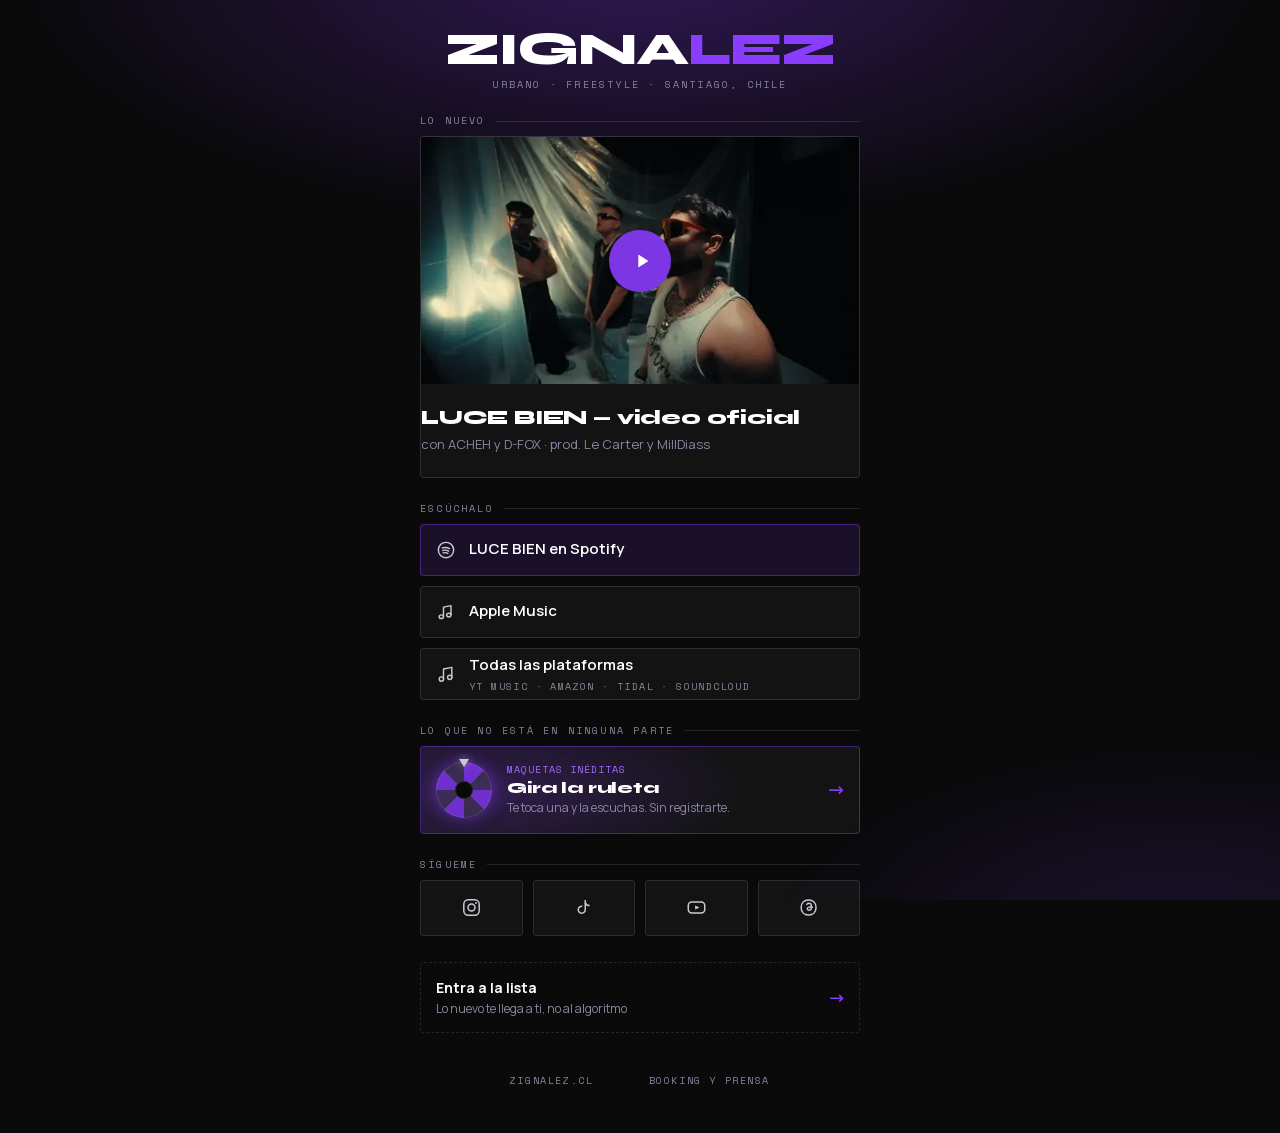
<file: link.html>
<!doctype html>
<html lang="es">
<head>
<meta charset="utf-8">
<meta name="viewport" content="width=device-width, initial-scale=1, viewport-fit=cover">
<title>Zignalez — todos los enlaces</title>
<meta name="description" content="LUCE BIEN con ACHEH y D-FOX, prod. Le Carter y MillDiass. Video oficial, Spotify y todas las plataformas. Urbano desde Santiago.">
<link rel="canonical" href="https://zignalez.cl/link">
<meta name="robots" content="index,follow">
<meta name="theme-color" content="#0A0A0B">

<meta property="og:type" content="website">
<meta property="og:site_name" content="Zignalez">
<meta property="og:locale" content="es_CL">
<meta property="og:url" content="https://zignalez.cl/link">
<meta property="og:title" content="Zignalez — todos los enlaces">
<meta property="og:description" content="LUCE BIEN: video oficial, Spotify y todas las plataformas. Urbano desde Santiago.">
<meta property="og:image" content="https://zignalez.cl/og-lucebien.jpg?v=2">
<meta property="og:image:width" content="1200">
<meta property="og:image:height" content="630">
<meta name="twitter:card" content="summary_large_image">
<meta name="twitter:title" content="Zignalez — todos los enlaces">
<meta name="twitter:description" content="LUCE BIEN: video oficial, Spotify y todas las plataformas. Urbano desde Santiago.">
<meta name="twitter:image" content="https://zignalez.cl/og-lucebien.jpg?v=2">

<link rel="icon" href="/favicon.ico" sizes="any">
<link rel="icon" href="/icono.svg" type="image/svg+xml">
<link rel="apple-touch-icon" href="/apple-touch-icon.png">
<link rel="preload" as="image" href="/assets/link-lucebien.webp" type="image/webp" fetchpriority="high">
<link rel="preload" as="font" type="font/woff2" href="/assets/fuentes/syne-latin.woff2" crossorigin>
<link rel="preload" as="font" type="font/woff2" href="/assets/fuentes/manrope-latin.woff2" crossorigin>

<style>
/* Fuentes del sitio, autohospedadas. El subconjunto -ext solo se descarga si
   aparece un carácter fuera de latin: en español no ocurre. */
@font-face{font-family:'Syne';font-style:normal;font-weight:700 800;font-display:swap;src:url('/assets/fuentes/syne-latin.woff2') format('woff2');unicode-range:U+0000-00FF,U+0131,U+0152-0153,U+02BB-02BC,U+02C6,U+02DA,U+02DC,U+0304,U+0308,U+0329,U+2000-206F,U+20AC,U+2122,U+2191,U+2193,U+2212,U+2215,U+FEFF,U+FFFD}
@font-face{font-family:'Syne';font-style:normal;font-weight:700 800;font-display:swap;src:url('/assets/fuentes/syne-latin-ext.woff2') format('woff2');unicode-range:U+0100-02BA,U+02BD-02C5,U+02C7-02CC,U+02CE-02D7,U+02DD-02FF,U+0304,U+0308,U+0329,U+1D00-1DBF,U+1E00-1E9F,U+1EF2-1EFF,U+2020,U+20A0-20AB,U+20AD-20C0,U+2113,U+2C60-2C7F,U+A720-A7FF}
@font-face{font-family:'Manrope';font-style:normal;font-weight:400 700;font-display:swap;src:url('/assets/fuentes/manrope-latin.woff2') format('woff2');unicode-range:U+0000-00FF,U+0131,U+0152-0153,U+02BB-02BC,U+02C6,U+02DA,U+02DC,U+0304,U+0308,U+0329,U+2000-206F,U+20AC,U+2122,U+2191,U+2193,U+2212,U+2215,U+FEFF,U+FFFD}
@font-face{font-family:'Manrope';font-style:normal;font-weight:400 700;font-display:swap;src:url('/assets/fuentes/manrope-latin-ext.woff2') format('woff2');unicode-range:U+0100-02BA,U+02BD-02C5,U+02C7-02CC,U+02CE-02D7,U+02DD-02FF,U+0304,U+0308,U+0329,U+1D00-1DBF,U+1E00-1E9F,U+1EF2-1EFF,U+2020,U+20A0-20AB,U+20AD-20C0,U+2113,U+2C60-2C7F,U+A720-A7FF}
@font-face{font-family:'Space Mono';font-style:normal;font-weight:400;font-display:swap;src:url('/assets/fuentes/space-mono-400-latin.woff2') format('woff2');unicode-range:U+0000-00FF,U+0131,U+0152-0153,U+02BB-02BC,U+02C6,U+02DA,U+02DC,U+0304,U+0308,U+0329,U+2000-206F,U+20AC,U+2122,U+2191,U+2193,U+2212,U+2215,U+FEFF,U+FFFD}

/* Paleta del artista. Nunca el rojo #F80606 del sello. */
:root{
  --ink:#0A0A0B; --ink-2:#121214; --uv:#8B3DFF; --uv-soft:#A66BFF;
  --chrome:#C7CCD1; --chrome-hi:#E8EAED; --smoke:#8A86A0; --white:#FFF;
  --line:rgba(199,204,209,.14); --card:rgba(255,255,255,.04);
  --font-d:'Syne',system-ui,sans-serif; --font-b:'Manrope',system-ui,sans-serif;
  --font-m:'Space Mono',ui-monospace,monospace;
  --bg:var(--ink); --fg:var(--white); --fg-2:var(--chrome); --fg-3:var(--smoke);
  color-scheme:dark;
}
/* 02-10-2026 · El modo claro ya NO se hereda del sistema. La identidad del
   artista es negro dominante; en claro la pagina salia blanco-lavanda y la
   portada se quedaba oscura: dos paginas, dos marcas. El prompt maestro dice
   "oscuro por defecto". La paleta clara queda viva para [data-tema="claro"],
   que es como se encendera si algun dia hay selector. */
:root[data-tema="claro"]{
  --bg:#F4F3F6; --fg:#0A0A0B; --fg-2:#3A3A42; --fg-3:#6B6878;
  --uv:#6B21D6; --line:rgba(10,10,11,.12); --card:rgba(10,10,11,.035);
  color-scheme:light;
}

*{box-sizing:border-box}
html,body{margin:0;padding:0}
body{
  background:var(--bg); color:var(--fg);
  font:400 15px/1.5 var(--font-b);
  -webkit-font-smoothing:antialiased;
  min-height:100svh;
  padding:28px 16px calc(28px + env(safe-area-inset-bottom));
  display:flex; justify-content:center;
}
/* Resplandor UV: humo ligero, no degradado genérico. Cero peticiones. */
body::before{
  content:""; position:fixed; inset:0; z-index:-1; pointer-events:none;
  background:
    radial-gradient(70% 42% at 50% -4%, color-mix(in oklab, var(--uv) 30%, transparent), transparent 70%),
    radial-gradient(44% 30% at 92% 104%, color-mix(in oklab, var(--uv) 14%, transparent), transparent 72%);
}
.wrap{width:100%; max-width:440px}

/* ── Identidad ───────────────────────────────────────────── */
header{text-align:center; margin-bottom:22px}
.marca{
  font:800 clamp(34px,11vw,46px)/.92 var(--font-d);
  letter-spacing:-.02em; margin:0; text-transform:uppercase;
}
.marca i{font-style:normal; color:var(--uv)}
.kicker{
  font:400 10px/1 var(--font-m); letter-spacing:.22em; text-transform:uppercase;
  color:var(--fg-3); margin-top:10px;
}

/* ── Etiquetas de sección ────────────────────────────────── */
h2{
  font:400 10px/1 var(--font-m); letter-spacing:.22em; text-transform:uppercase;
  color:var(--fg-3); margin:26px 0 10px; display:flex; align-items:center; gap:10px;
}
h2::after{content:""; flex:1; height:1px; background:var(--line)}

/* ── 1 · El video, bloque dominante ──────────────────────── */
.video{
  display:block; text-decoration:none; color:inherit;
  border:1px solid var(--line); border-radius:4px; overflow:hidden;
  background:var(--card); transition:border-color .15s, transform .15s;
}
.video:hover,.video:focus-visible{border-color:var(--uv); transform:translateY(-1px)}
.video:focus-visible{outline:2px solid var(--uv); outline-offset:2px}
.marco{position:relative; display:block; background:#000; aspect-ratio:720/406}
.marco img{display:block; width:100%; height:100%; object-fit:cover}
.play{
  position:absolute; inset:0; margin:auto; width:62px; height:62px;
  display:grid; place-items:center; border-radius:50%;
  background:color-mix(in oklab, var(--uv) 92%, black); color:#fff;
  box-shadow:0 6px 26px rgba(0,0,0,.5);
}
.play svg{width:22px; height:22px; margin-left:3px}
.video-txt{padding:13px 15px 15px}
.video-txt strong{display:block; font:800 19px/1.2 var(--font-d); letter-spacing:-.01em}
.video-txt span{display:block; margin-top:5px; font-size:13px; color:var(--fg-3)}

/* ── 2 y 3 · Botones ─────────────────────────────────────── */
.btn{
  display:flex; align-items:center; gap:13px; min-height:52px;
  padding:0 15px; margin-bottom:10px; text-decoration:none; color:var(--fg);
  border:1px solid var(--line); border-radius:4px; background:var(--card);
  font-weight:600; font-size:15px; transition:border-color .15s, transform .15s, background .15s;
}
.btn:hover,.btn:focus-visible{border-color:var(--uv); transform:translateY(-1px)}
.btn:focus-visible{outline:2px solid var(--uv); outline-offset:2px}
.btn svg{width:20px; height:20px; flex:none; color:var(--fg-2)}
.btn:hover svg{color:var(--uv)}
.btn-txt{display:flex; flex-direction:column; gap:3px; min-width:0}
.btn em{
  font-style:normal; font:400 10px/1.3 var(--font-m);
  letter-spacing:.14em; text-transform:uppercase; color:var(--fg-3);
}
.btn.fuerte{background:color-mix(in oklab, var(--uv) 13%, transparent); border-color:color-mix(in oklab, var(--uv) 42%, transparent)}

/* ── Ruleta de inéditos ──────────────────────────────────────
   03-10-2026 · Única entrada a /ruleta desde donde cae el trafico de
   Instagram. Va DESPUES de "Escuchalo": primero el tema que si salio,
   despues el que no esta en ninguna parte. Nunca por encima del video.
   La rueda es conic-gradient puro: cero peticiones, cero JS. */
.ruleta{
  display:flex; align-items:center; gap:15px; padding:15px;
  border:1px solid color-mix(in oklab, var(--uv) 42%, transparent);
  border-radius:4px; text-decoration:none; color:inherit; position:relative; overflow:hidden;
  background:
    radial-gradient(90% 140% at 12% 50%, color-mix(in oklab, var(--uv) 26%, transparent), transparent 70%),
    var(--card);
  transition:border-color .15s, transform .15s;
}
.ruleta:hover,.ruleta:focus-visible{border-color:var(--uv); transform:translateY(-1px)}
.ruleta:focus-visible{outline:2px solid var(--uv); outline-offset:2px}
.rul-rueda{
  position:relative; flex:none; width:56px; height:56px; border-radius:50%;
  background:conic-gradient(
    color-mix(in oklab,var(--uv) 85%,#000) 0deg 45deg, rgba(255,255,255,.07) 45deg 90deg,
    color-mix(in oklab,var(--uv) 85%,#000) 90deg 135deg, rgba(255,255,255,.07) 135deg 180deg,
    color-mix(in oklab,var(--uv) 85%,#000) 180deg 225deg, rgba(255,255,255,.07) 225deg 270deg,
    color-mix(in oklab,var(--uv) 85%,#000) 270deg 315deg, rgba(255,255,255,.07) 315deg 360deg);
  box-shadow:inset 0 0 0 1px var(--line), 0 0 18px -2px color-mix(in oklab,var(--uv) 70%,transparent);
  animation:rul-girar 9s linear infinite;
}
.ruleta:hover .rul-rueda{animation-duration:1.6s}
@keyframes rul-girar{to{transform:rotate(360deg)}}
/* El cubo y la aguja NO giran: son el marco contra el que se lee el giro. */
.rul-cubo{
  position:absolute; inset:34%; border-radius:50%; background:var(--ink);
  box-shadow:inset 0 0 0 1px var(--line);
}
.rul-aguja{
  position:absolute; top:-3px; left:50%; transform:translateX(-50%); z-index:2;
  width:0; height:0; border-left:5px solid transparent; border-right:5px solid transparent;
  border-top:8px solid var(--chrome); filter:drop-shadow(0 0 4px rgba(199,204,209,.6));
}
.rul-txt{display:flex; flex-direction:column; gap:3px; min-width:0}
.rul-txt b{font:800 15px/1.2 var(--font-d); letter-spacing:-.01em}
.rul-txt em{
  font-style:normal; font:400 10px/1.35 var(--font-m);
  letter-spacing:.1em; text-transform:uppercase; color:var(--uv-soft);
}
.rul-txt small{font-size:12px; color:var(--fg-3); line-height:1.35}
.rul-fl{margin-left:auto; flex:none; color:var(--uv); font-size:19px}
@media (prefers-reduced-motion:reduce){ .rul-rueda{animation:none} }

.redes{display:grid; grid-template-columns:repeat(4,1fr); gap:10px}
.red{
  display:grid; place-items:center; min-height:56px; border-radius:4px;
  border:1px solid var(--line); background:var(--card); color:var(--fg-2);
  text-decoration:none; transition:border-color .15s, color .15s, transform .15s;
}
.red:hover,.red:focus-visible{border-color:var(--uv); color:var(--uv); transform:translateY(-1px)}
.red:focus-visible{outline:2px solid var(--uv); outline-offset:2px}
.red svg{width:21px; height:21px}
.red span{position:absolute; width:1px; height:1px; overflow:hidden; clip-path:inset(50%)}

/* ── 4 · La lista: presente, sin pelear el primer golpe ──── */
.lista{
  display:flex; align-items:center; gap:12px; margin-top:26px; padding:14px 15px;
  border:1px dashed var(--line); border-radius:4px; text-decoration:none; color:inherit;
  transition:border-color .15s;
}
.lista:hover,.lista:focus-visible{border-color:var(--uv)}
.lista:focus-visible{outline:2px solid var(--uv); outline-offset:2px}
.lista b{display:block; font-size:14px; font-weight:700}
.lista small{display:block; margin-top:2px; font-size:12px; color:var(--fg-3)}
.lista i{margin-left:auto; font-style:normal; color:var(--uv); font-size:18px}

footer{margin-top:24px; text-align:center}
footer a+a{margin-left:16px}
footer a{
  display:inline-flex; align-items:center; min-height:48px; padding:0 18px;
  font:400 10px/1 var(--font-m); letter-spacing:.16em; text-transform:uppercase;
  color:var(--fg-3); text-decoration:none;
}
footer a:hover{color:var(--uv)}

@media (prefers-reduced-motion:reduce){*{transition:none !important}}
</style>
</head>
<body>
<main class="wrap">

  <header>
    <h1 class="marca">Zigna<i>lez</i></h1>
    <p class="kicker">Urbano · Freestyle · Santiago, Chile</p>
  </header>

  <!-- 1 · EL VIDEO — nada va por encima de esto -->
  <h2>Lo nuevo</h2>
  <a class="video" href="https://youtu.be/f1n262mj6AE?utm_source=linkbio&utm_medium=link&utm_campaign=lucebien&utm_content=video"
     data-ev="link:video" target="_blank" rel="noopener">
    <span class="marco">
      <picture>
        <source srcset="/assets/link-lucebien.webp" type="image/webp">
        <img src="/assets/link-lucebien.jpg" width="720" height="406" alt="LUCE BIEN — video oficial de Zignalez con ACHEH y D-FOX" fetchpriority="high" decoding="async">
      </picture>
      <span class="play" aria-hidden="true"><svg viewBox="0 0 24 24" fill="currentColor"><path d="M8 5v14l11-7z"/></svg></span>
    </span>
    <span class="video-txt">
      <strong>LUCE BIEN — video oficial</strong>
      <span>con ACHEH y D-FOX · prod. Le Carter y MillDiass</span>
    </span>
  </a>

  <!-- 2 · ESCÚCHALO -->
  <h2>Escúchalo</h2>
  <a class="btn fuerte" href="https://open.spotify.com/album/4bdW2OqC4MY1wzpjLIvHkV?utm_source=linkbio&utm_medium=link&utm_campaign=lucebien&utm_content=spotify"
     data-ev="link:spotify" target="_blank" rel="noopener">
    <svg viewBox="0 0 24 24" fill="none" stroke="currentColor" stroke-width="1.7" stroke-linecap="round"><circle cx="12" cy="12" r="9.2"/><path d="M7.4 9.4c3-.8 6.2-.5 8.8 1"/><path d="M8 12.5c2.4-.6 5-.3 7.1.9"/><path d="M8.6 15.4c1.9-.5 3.9-.3 5.6.7"/></svg>
    LUCE BIEN en Spotify
  </a>
  <!-- 02-10-2026 · Apple Music directo. URL verificada via la API publica de
       iTunes (album 6817387280, publicado 2026-10-01). Se usa geo.music.apple.com
       porque redirige (302) a la tienda del pais del visitante en vez de dejar a
       todos en /cl/. Icono de trazo propio, no el logo de Apple: el logo oficial
       obliga a seguir sus guias de marca y pesa mas.
       Deezer NO lleva boton: la API de Deezer no encuentra ni el tema ni al
       artista (3 consultas, 0 resultados el 02-10-2026). Un boton ahi seria un
       callejon sin salida. Queda cubierto por el smart link si algun dia aparece. -->
  <a class="btn" href="https://geo.music.apple.com/cl/album/luce-bien-feat-d-fox-acheh-single/6817387280?utm_source=linkbio&utm_medium=link&utm_campaign=lucebien&utm_content=apple"
     data-ev="link:apple" target="_blank" rel="noopener">
    <svg viewBox="0 0 24 24" fill="none" stroke="currentColor" stroke-width="1.7" stroke-linecap="round" stroke-linejoin="round"><path d="M9 17.5V6.2l9-1.8v11"/><ellipse cx="6.4" cy="17.6" rx="2.6" ry="2.2"/><ellipse cx="15.4" cy="15.7" rx="2.6" ry="2.2"/></svg>
    Apple Music
  </a>
  <a class="btn" href="https://orcd.co/lucebienzignalezachefox?utm_source=linkbio&utm_medium=link&utm_campaign=lucebien&utm_content=todas"
     data-ev="link:todas" target="_blank" rel="noopener">
    <svg viewBox="0 0 24 24" fill="none" stroke="currentColor" stroke-width="1.7" stroke-linecap="round" stroke-linejoin="round"><path d="M9 18V6l10-2v12"/><circle cx="6.5" cy="18" r="2.6"/><circle cx="16.5" cy="16" r="2.6"/></svg>
    <span class="btn-txt">Todas las plataformas<em>YT Music · Amazon · Tidal · SoundCloud</em></span>
  </a>

  <!-- 2.b · RULETA DE INÉDITOS -->
  <h2>Lo que no está en ninguna parte</h2>
  <a class="ruleta" href="/ruleta?utm_source=linkbio&amp;utm_medium=link&amp;utm_content=ruleta" data-ev="link:ruleta">
    <span class="rul-rueda" aria-hidden="true"><span class="rul-aguja"></span><span class="rul-cubo"></span></span>
    <span class="rul-txt">
      <em>Maquetas inéditas</em>
      <b>Gira la ruleta</b>
      <small>Te toca una y la escuchas. Sin registrarte.</small>
    </span>
    <span class="rul-fl" aria-hidden="true">→</span>
  </a>

  <!-- 3 · REDES -->
  <h2>Sígueme</h2>
  <nav class="redes">
    <a class="red" href="https://instagram.com/zignalez?utm_source=linkbio" data-ev="link:instagram" target="_blank" rel="noopener" aria-label="Instagram">
      <svg viewBox="0 0 24 24" fill="none" stroke="currentColor" stroke-width="1.7"><rect x="3.2" y="3.2" width="17.6" height="17.6" rx="5"/><circle cx="12" cy="12" r="4"/><circle cx="17.1" cy="6.9" r="1.1" fill="currentColor" stroke="none"/></svg>
      <span>Instagram</span>
    </a>
    <a class="red" href="https://www.tiktok.com/@zignalez?utm_source=linkbio" data-ev="link:tiktok" target="_blank" rel="noopener" aria-label="TikTok">
      <svg viewBox="0 0 24 24" fill="none" stroke="currentColor" stroke-width="1.7" stroke-linejoin="round"><path d="M14 3.5v11.1a4 4 0 1 1-3.3-3.94"/><path d="M14 6.2a5 5 0 0 0 5 3.6"/></svg>
      <span>TikTok</span>
    </a>
    <a class="red" href="https://www.youtube.com/@Zignalez?utm_source=linkbio" data-ev="link:youtube" target="_blank" rel="noopener" aria-label="YouTube">
      <svg viewBox="0 0 24 24" fill="none" stroke="currentColor" stroke-width="1.7" stroke-linejoin="round"><rect x="2.6" y="5.6" width="18.8" height="12.8" rx="4"/><path d="M10.4 9.6l5 2.4-5 2.4z" fill="currentColor" stroke="none"/></svg>
      <span>YouTube</span>
    </a>
    <a class="red" href="https://www.threads.com/@zignalez?utm_source=linkbio" data-ev="link:threads" target="_blank" rel="noopener" aria-label="Threads">
      <svg viewBox="0 0 24 24" fill="none" stroke="currentColor" stroke-width="1.7" stroke-linecap="round"><path d="M16.3 11.7c-2.6-.5-5.6-.4-5.6 1.6 0 1.4 1.3 2 2.4 1.8 1.7-.3 2.3-2.1 2.3-4.3 0-2.5-1.3-3.6-2.8-3.6-1.2 0-2 .5-2.5 1.2"/><path d="M12.1 3.4c5 0 8.5 3.1 8.5 8.6s-3.5 8.6-8.5 8.6-8.5-3.1-8.5-8.6 3.5-8.6 8.5-8.6z"/></svg>
      <span>Threads</span>
    </a>
  </nav>

  <!-- 4 · LA LISTA -->
  <a class="lista" href="/?utm_source=linkbio&amp;utm_content=lista#lista" data-ev="link:lista">
    <span>
      <b>Entra a la lista</b>
      <small>Lo nuevo te llega a ti, no al algoritmo</small>
    </span>
    <i aria-hidden="true">→</i>
  </a>

  <!-- 02-10-2026 · Booking: ni la portada ni esta pagina tenian contacto.
       Un curador o A&R que quisiera escribir, no podia. -->
  <footer>
    <a href="/" data-ev="link:sitio">zignalez.cl</a>
    <a href="mailto:simon.faundezt@gmail.com?subject=Booking%20%2F%20prensa%20%C2%B7%20Zignalez" data-ev="link:booking">Booking y prensa</a>
  </footer>
</main>

<script src="/assets/clarity.js" defer></script>
<script>
/* Un evento por botón antes de navegar. Clarity encola las llamadas que llegan
   antes de que cargue su script (c[a].q), así que no hay carrera que perder. */
document.addEventListener('click', function(e){
  var a = e.target.closest('[data-ev]'); if(!a) return;
  try{ if(typeof window.clarity === 'function') window.clarity('event', a.dataset.ev); }catch(_){}
}, {capture:true});
</script>
</body>
</html>
</file>
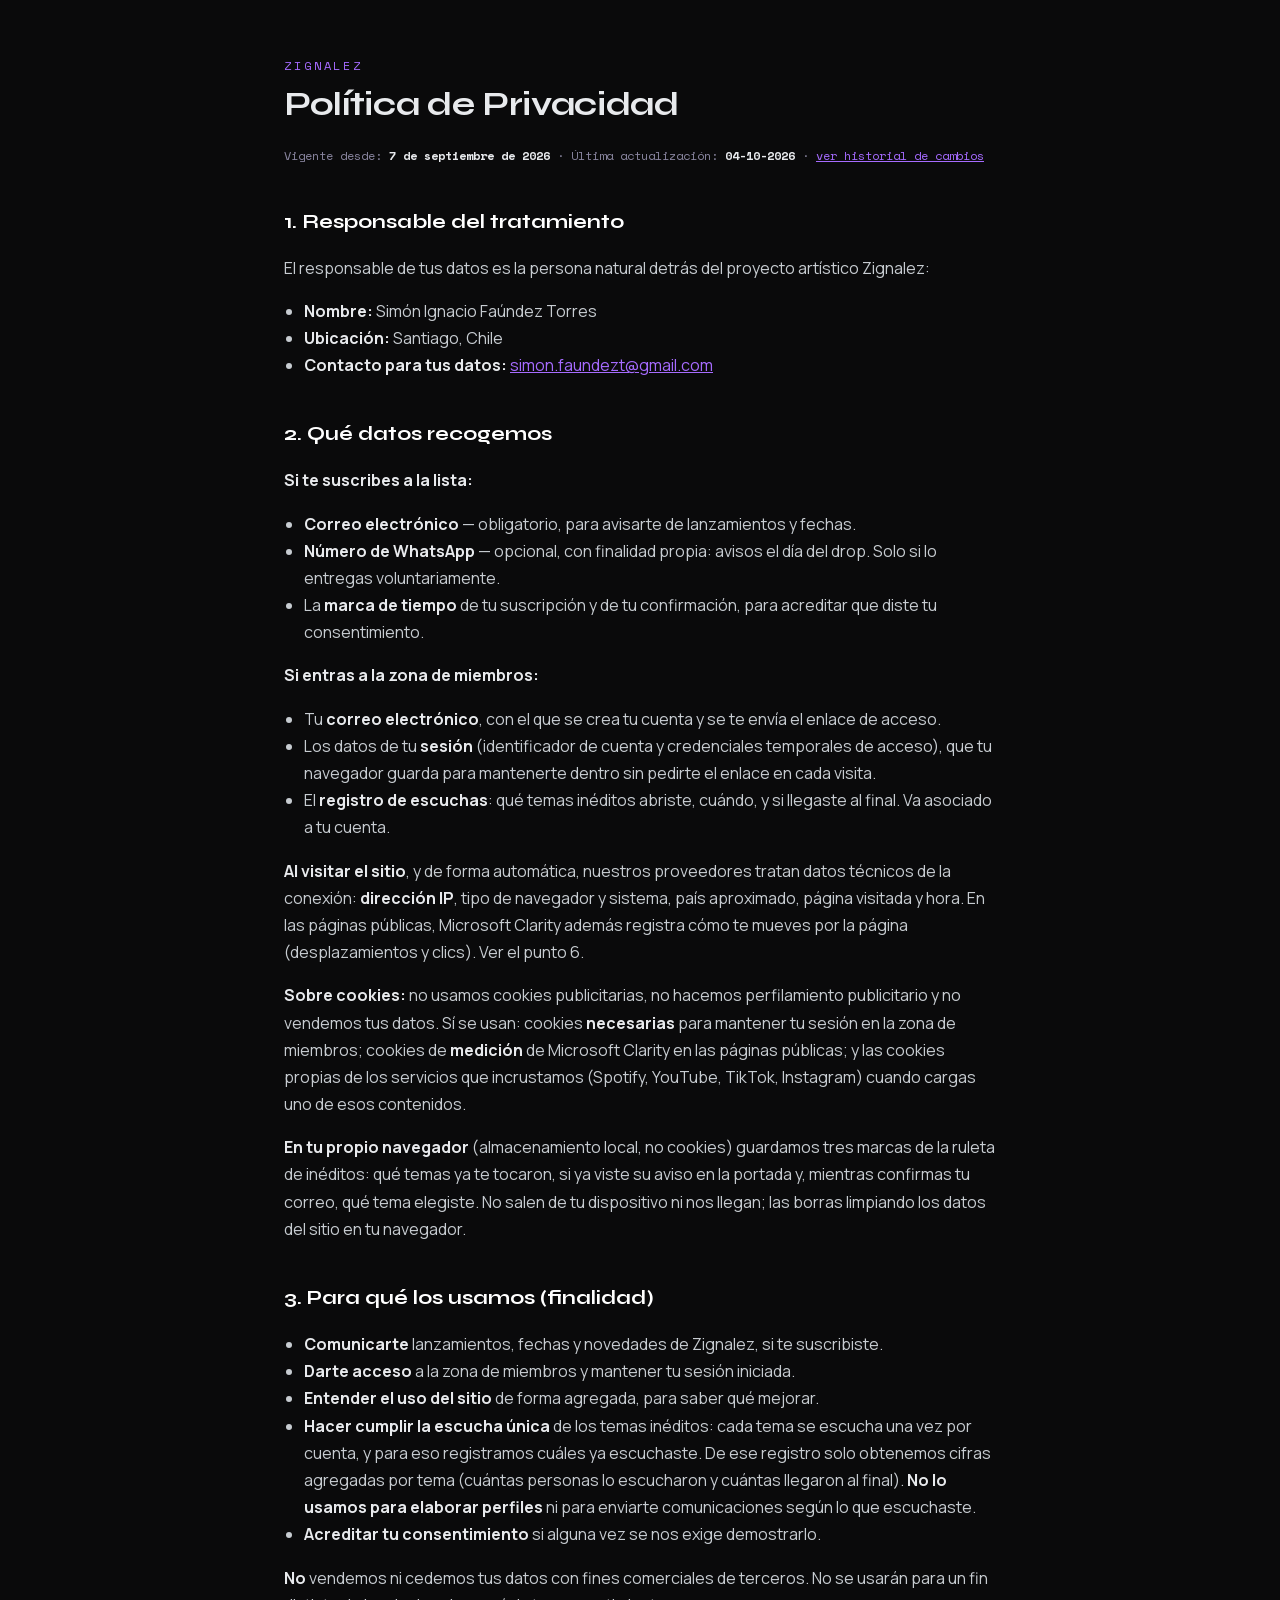
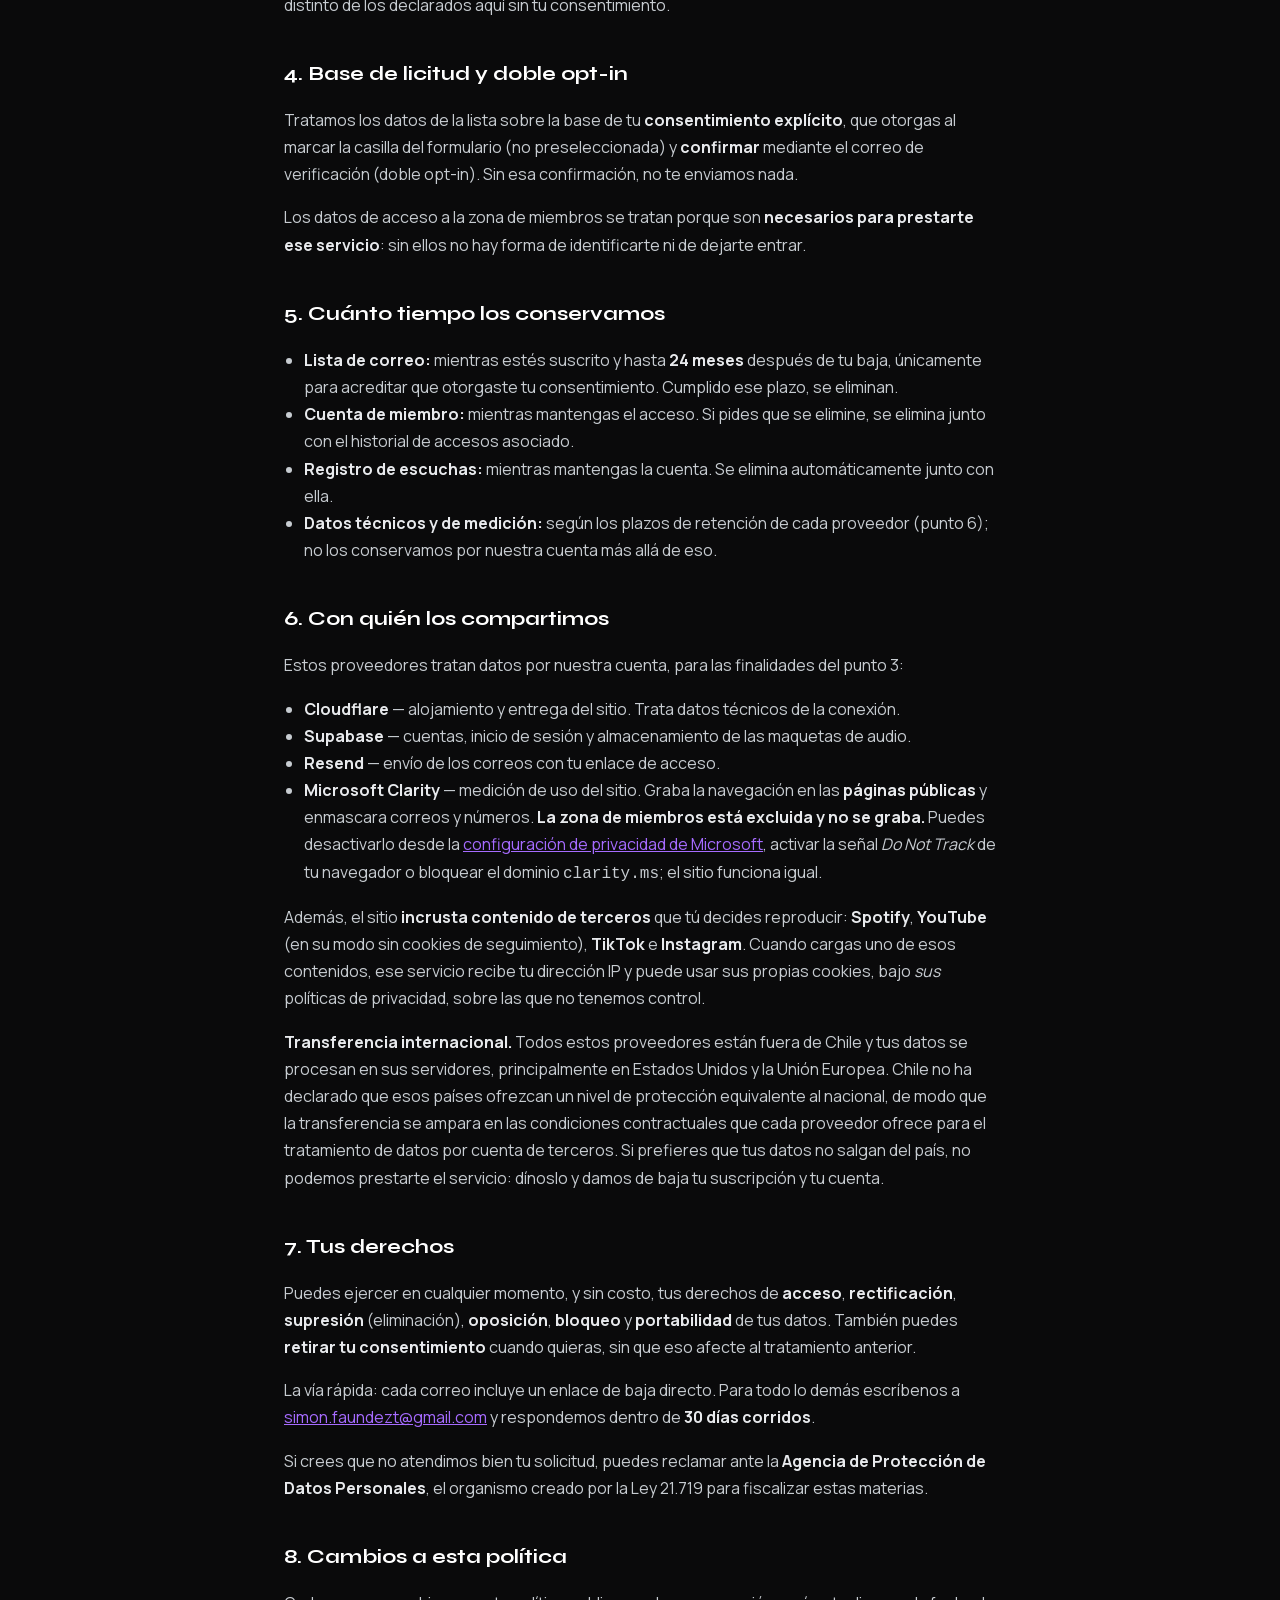
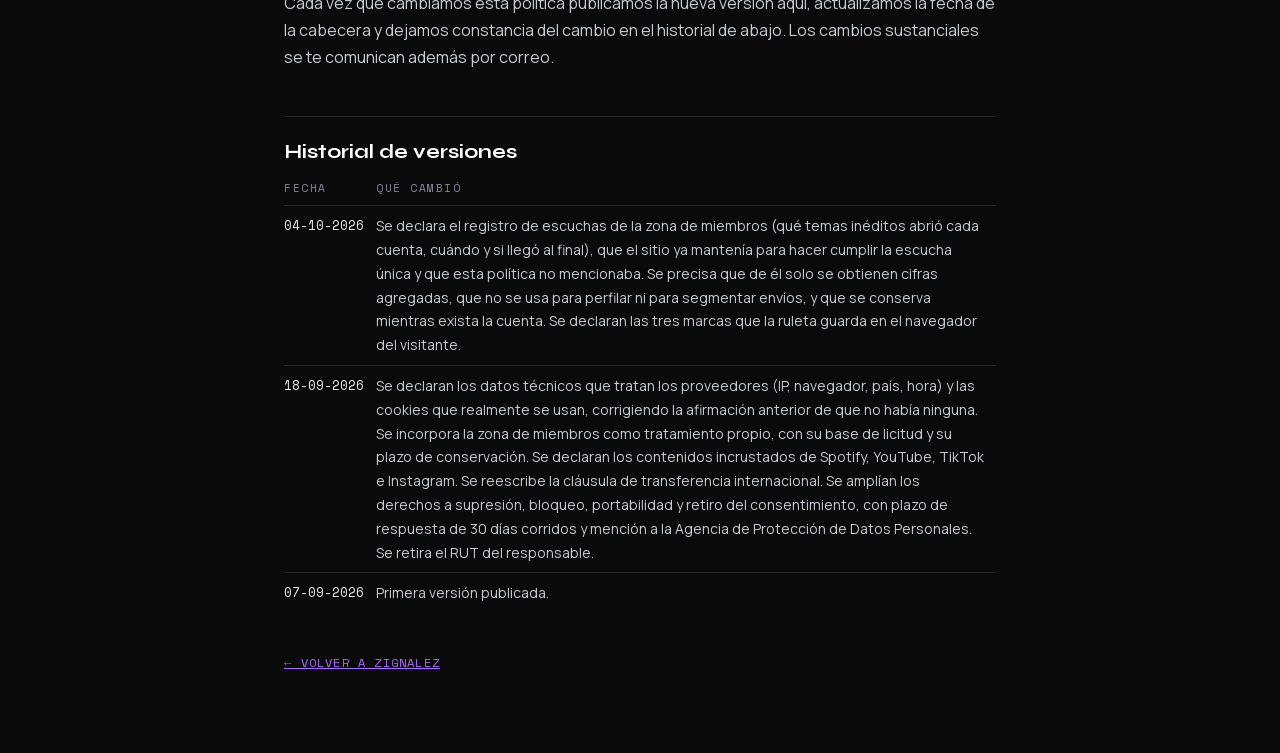
<file: privacidad.html>
<!DOCTYPE html>
<html lang="es">
<head>
<meta charset="UTF-8">
<meta name="viewport" content="width=device-width, initial-scale=1.0">
<title>Política de Privacidad · Zignalez</title>
<meta name="robots" content="noindex">
<style>
  :root{--ink:#0A0A0B;--ink-2:#17171d;--uv:#8B3DFF;--uv-soft:#A66BFF;--chrome:#C7CCD1;--chrome-hi:#E8EAED;--smoke:#8A86A0;--line:rgba(199,204,209,.14)}
  *{box-sizing:border-box}
  body{margin:0;background:var(--ink);color:var(--chrome);font-family:'Manrope',system-ui,sans-serif;font-size:16px;line-height:1.7}
  .wrap{max-width:760px;margin:0 auto;padding:56px 24px 80px}
  a{color:var(--uv-soft)}
  h1{font-family:'Syne',sans-serif;color:var(--chrome-hi);font-size:34px;letter-spacing:-.01em;margin:0 0 6px}
  h2{font-family:'Syne',sans-serif;color:#fff;font-size:20px;margin:38px 0 10px}
  .eyebrow{font-family:'Space Mono',monospace;font-size:12px;letter-spacing:.24em;text-transform:uppercase;color:var(--uv-soft)}
  .meta{font-family:'Space Mono',monospace;font-size:12px;color:var(--smoke);margin:12px 0 0}
  ul{padding-left:20px}
  .back{display:inline-block;margin-top:40px;font-family:'Space Mono',monospace;font-size:12px;text-transform:uppercase;letter-spacing:.1em}
  strong{color:var(--chrome-hi)}
  /* Historial de versiones: la primera fila es la fuente de la fecha que aparece
     en la cabecera. comprobar-privacidad.sh falla si las dos no coinciden. */
  .hist{border-top:1px solid var(--line);margin-top:44px;padding-top:18px}
  .hist table{width:100%;border-collapse:collapse;font-size:14px}
  .hist th{text-align:left;font-family:'Space Mono',monospace;font-size:11px;
     letter-spacing:.14em;text-transform:uppercase;color:var(--smoke);
     padding:0 12px 8px 0;font-weight:400;white-space:nowrap}
  .hist td{padding:8px 12px 8px 0;vertical-align:top;border-top:1px solid var(--line)}
  .hist td:first-child{font-family:'Space Mono',monospace;font-size:13px;
     color:var(--chrome-hi);white-space:nowrap}
</style>
  <!-- Fuentes propias. 23-09-2026: estaban en Google Fonts y el intercambio de
       fuente provocaba CLS 0,129 en escritorio (medido; sin Google Fonts daba 0).
       Al servirlas desde el propio dominio y precargar las tres de la primera
       pantalla, la fuente ya esta disponible al pintar y no hay reflujo. De paso
       se va un tercero que trataba la IP del visitante. Syne y Manrope son
       variables: un archivo cubre todos los pesos. Licencia OFL, self-host permitido. -->
  <link rel="preload" href="/assets/fuentes/syne-latin.woff2" as="font" type="font/woff2" crossorigin>
  <link rel="preload" href="/assets/fuentes/manrope-latin.woff2" as="font" type="font/woff2" crossorigin>
  <link rel="preload" href="/assets/fuentes/space-mono-400-latin.woff2" as="font" type="font/woff2" crossorigin>
  <style>@font-face{font-family:'Syne';font-style:normal;font-weight:700 800;font-display:swap;src:url('/assets/fuentes/syne-latin.woff2') format('woff2');unicode-range:U+0000-00FF, U+0131, U+0152-0153, U+02BB-02BC, U+02C6, U+02DA, U+02DC, U+0304, U+0308, U+0329, U+2000-206F, U+20AC, U+2122, U+2191, U+2193, U+2212, U+2215, U+FEFF, U+FFFD}@font-face{font-family:'Syne';font-style:normal;font-weight:700 800;font-display:swap;src:url('/assets/fuentes/syne-latin-ext.woff2') format('woff2');unicode-range:U+0100-02BA, U+02BD-02C5, U+02C7-02CC, U+02CE-02D7, U+02DD-02FF, U+0304, U+0308, U+0329, U+1D00-1DBF, U+1E00-1E9F, U+1EF2-1EFF, U+2020, U+20A0-20AB, U+20AD-20C0, U+2113, U+2C60-2C7F, U+A720-A7FF}@font-face{font-family:'Manrope';font-style:normal;font-weight:400 700;font-display:swap;src:url('/assets/fuentes/manrope-latin.woff2') format('woff2');unicode-range:U+0000-00FF, U+0131, U+0152-0153, U+02BB-02BC, U+02C6, U+02DA, U+02DC, U+0304, U+0308, U+0329, U+2000-206F, U+20AC, U+2122, U+2191, U+2193, U+2212, U+2215, U+FEFF, U+FFFD}@font-face{font-family:'Manrope';font-style:normal;font-weight:400 700;font-display:swap;src:url('/assets/fuentes/manrope-latin-ext.woff2') format('woff2');unicode-range:U+0100-02BA, U+02BD-02C5, U+02C7-02CC, U+02CE-02D7, U+02DD-02FF, U+0304, U+0308, U+0329, U+1D00-1DBF, U+1E00-1E9F, U+1EF2-1EFF, U+2020, U+20A0-20AB, U+20AD-20C0, U+2113, U+2C60-2C7F, U+A720-A7FF}@font-face{font-family:'Space Mono';font-style:normal;font-weight:400;font-display:swap;src:url('/assets/fuentes/space-mono-400-latin.woff2') format('woff2');unicode-range:U+0000-00FF, U+0131, U+0152-0153, U+02BB-02BC, U+02C6, U+02DA, U+02DC, U+0304, U+0308, U+0329, U+2000-206F, U+20AC, U+2122, U+2191, U+2193, U+2212, U+2215, U+FEFF, U+FFFD}@font-face{font-family:'Space Mono';font-style:normal;font-weight:400;font-display:swap;src:url('/assets/fuentes/space-mono-400-latin-ext.woff2') format('woff2');unicode-range:U+0100-02BA, U+02BD-02C5, U+02C7-02CC, U+02CE-02D7, U+02DD-02FF, U+0304, U+0308, U+0329, U+1D00-1DBF, U+1E00-1E9F, U+1EF2-1EFF, U+2020, U+20A0-20AB, U+20AD-20C0, U+2113, U+2C60-2C7F, U+A720-A7FF}@font-face{font-family:'Space Mono';font-style:normal;font-weight:700;font-display:swap;src:url('/assets/fuentes/space-mono-700-latin.woff2') format('woff2');unicode-range:U+0000-00FF, U+0131, U+0152-0153, U+02BB-02BC, U+02C6, U+02DA, U+02DC, U+0304, U+0308, U+0329, U+2000-206F, U+20AC, U+2122, U+2191, U+2193, U+2212, U+2215, U+FEFF, U+FFFD}@font-face{font-family:'Space Mono';font-style:normal;font-weight:700;font-display:swap;src:url('/assets/fuentes/space-mono-700-latin-ext.woff2') format('woff2');unicode-range:U+0100-02BA, U+02BD-02C5, U+02C7-02CC, U+02CE-02D7, U+02DD-02FF, U+0304, U+0308, U+0329, U+1D00-1DBF, U+1E00-1E9F, U+1EF2-1EFF, U+2020, U+20A0-20AB, U+20AD-20C0, U+2113, U+2C60-2C7F, U+A720-A7FF}</style>
</head>
<body>
<div class="wrap">
  <div class="eyebrow">Zignalez</div>
  <h1>Política de Privacidad</h1>
  <!-- FECHA-CABECERA: debe coincidir con la primera fila de #historial.
       No la edites sola: agrega una fila al historial y copia su fecha aqui. -->
  <p class="meta">Vigente desde: <strong>7 de septiembre de 2026</strong> · Última actualización: <strong>04-10-2026</strong> · <a href="#historial">ver historial de cambios</a></p>

  <h2>1. Responsable del tratamiento</h2>
  <p>El responsable de tus datos es la persona natural detrás del proyecto artístico Zignalez:</p>
  <ul>
    <li><strong>Nombre:</strong> Simón Ignacio Faúndez Torres</li>
    <li><strong>Ubicación:</strong> Santiago, Chile</li>
    <li><strong>Contacto para tus datos:</strong> <a href="mailto:simon.faundezt@gmail.com">simon.faundezt@gmail.com</a></li>
  </ul>

  <h2>2. Qué datos recogemos</h2>
  <p><strong>Si te suscribes a la lista:</strong></p>
  <ul>
    <li><strong>Correo electrónico</strong> — obligatorio, para avisarte de lanzamientos y fechas.</li>
    <li><strong>Número de WhatsApp</strong> — opcional, con finalidad propia: avisos el día del drop. Solo si lo entregas voluntariamente.</li>
    <li>La <strong>marca de tiempo</strong> de tu suscripción y de tu confirmación, para acreditar que diste tu consentimiento.</li>
  </ul>
  <p><strong>Si entras a la zona de miembros:</strong></p>
  <ul>
    <li>Tu <strong>correo electrónico</strong>, con el que se crea tu cuenta y se te envía el enlace de acceso.</li>
    <li>Los datos de tu <strong>sesión</strong> (identificador de cuenta y credenciales temporales de acceso), que tu navegador guarda para mantenerte dentro sin pedirte el enlace en cada visita.</li>
    <li>El <strong>registro de escuchas</strong>: qué temas inéditos abriste, cuándo, y si llegaste al final. Va asociado a tu cuenta.</li>
  </ul>
  <p><strong>Al visitar el sitio</strong>, y de forma automática, nuestros proveedores tratan datos
    técnicos de la conexión: <strong>dirección IP</strong>, tipo de navegador y sistema, país aproximado,
    página visitada y hora. En las páginas públicas, Microsoft Clarity además registra cómo te
    mueves por la página (desplazamientos y clics). Ver el punto 6.</p>
  <p><strong>Sobre cookies:</strong> no usamos cookies publicitarias, no hacemos perfilamiento
    publicitario y no vendemos tus datos. Sí se usan: cookies <strong>necesarias</strong> para mantener
    tu sesión en la zona de miembros; cookies de <strong>medición</strong> de Microsoft Clarity en las
    páginas públicas; y las cookies propias de los servicios que incrustamos (Spotify, YouTube,
    TikTok, Instagram) cuando cargas uno de esos contenidos.</p>
  <p><strong>En tu propio navegador</strong> (almacenamiento local, no cookies) guardamos tres marcas
    de la ruleta de inéditos: qué temas ya te tocaron, si ya viste su aviso en la portada y, mientras
    confirmas tu correo, qué tema elegiste. No salen de tu dispositivo ni nos llegan; las borras
    limpiando los datos del sitio en tu navegador.</p>

  <h2>3. Para qué los usamos (finalidad)</h2>
  <ul>
    <li><strong>Comunicarte</strong> lanzamientos, fechas y novedades de Zignalez, si te suscribiste.</li>
    <li><strong>Darte acceso</strong> a la zona de miembros y mantener tu sesión iniciada.</li>
    <li><strong>Entender el uso del sitio</strong> de forma agregada, para saber qué mejorar.</li>
    <li><strong>Hacer cumplir la escucha única</strong> de los temas inéditos: cada tema se escucha una
      vez por cuenta, y para eso registramos cuáles ya escuchaste. De ese registro solo obtenemos
      cifras agregadas por tema (cuántas personas lo escucharon y cuántas llegaron al final).
      <strong>No lo usamos para elaborar perfiles</strong> ni para enviarte comunicaciones según lo que
      escuchaste.</li>
    <li><strong>Acreditar tu consentimiento</strong> si alguna vez se nos exige demostrarlo.</li>
  </ul>
  <p><strong>No</strong> vendemos ni cedemos tus datos con fines comerciales de terceros. No se usarán
    para un fin distinto de los declarados aquí sin tu consentimiento.</p>

  <h2>4. Base de licitud y doble opt-in</h2>
  <p>Tratamos los datos de la lista sobre la base de tu <strong>consentimiento explícito</strong>, que
    otorgas al marcar la casilla del formulario (no preseleccionada) y <strong>confirmar</strong> mediante
    el correo de verificación (doble opt-in). Sin esa confirmación, no te enviamos nada.</p>
  <p>Los datos de acceso a la zona de miembros se tratan porque son <strong>necesarios para prestarte
    ese servicio</strong>: sin ellos no hay forma de identificarte ni de dejarte entrar.</p>

  <h2>5. Cuánto tiempo los conservamos</h2>
  <ul>
    <li><strong>Lista de correo:</strong> mientras estés suscrito y hasta <strong>24 meses</strong> después de
      tu baja, únicamente para acreditar que otorgaste tu consentimiento. Cumplido ese plazo, se eliminan.</li>
    <li><strong>Cuenta de miembro:</strong> mientras mantengas el acceso. Si pides que se elimine, se
      elimina junto con el historial de accesos asociado.</li>
    <li><strong>Registro de escuchas:</strong> mientras mantengas la cuenta. Se elimina automáticamente
      junto con ella.</li>
    <li><strong>Datos técnicos y de medición:</strong> según los plazos de retención de cada proveedor
      (punto 6); no los conservamos por nuestra cuenta más allá de eso.</li>
  </ul>

  <h2>6. Con quién los compartimos</h2>
  <p>Estos proveedores tratan datos por nuestra cuenta, para las finalidades del punto 3:</p>
  <ul>
    <li><strong>Cloudflare</strong> — alojamiento y entrega del sitio. Trata datos técnicos de la conexión.</li>
    <li><strong>Supabase</strong> — cuentas, inicio de sesión y almacenamiento de las maquetas de audio.</li>
    <li><strong>Resend</strong> — envío de los correos con tu enlace de acceso.</li>
    <li><strong>Microsoft Clarity</strong> — medición de uso del sitio. Graba la navegación en las
      <strong>páginas públicas</strong> y enmascara correos y números.
      <strong>La zona de miembros está excluida y no se graba.</strong>
      Puedes desactivarlo desde la
      <a href="https://privacy.microsoft.com/es-es/privacystatement" rel="noopener">configuración de privacidad de Microsoft</a>,
      activar la señal <em>Do Not Track</em> de tu navegador o bloquear el dominio
      <code>clarity.ms</code>; el sitio funciona igual.</li>
  </ul>
  <p>Además, el sitio <strong>incrusta contenido de terceros</strong> que tú decides reproducir:
    <strong>Spotify</strong>, <strong>YouTube</strong> (en su modo sin cookies de seguimiento),
    <strong>TikTok</strong> e <strong>Instagram</strong>. Cuando cargas uno de esos contenidos, ese
    servicio recibe tu dirección IP y puede usar sus propias cookies, bajo <em>sus</em> políticas de
    privacidad, sobre las que no tenemos control.</p>
  <p><strong>Transferencia internacional.</strong> Todos estos proveedores están fuera de Chile y tus
    datos se procesan en sus servidores, principalmente en Estados Unidos y la Unión Europea. Chile
    no ha declarado que esos países ofrezcan un nivel de protección equivalente al nacional, de modo
    que la transferencia se ampara en las condiciones contractuales que cada proveedor ofrece para el
    tratamiento de datos por cuenta de terceros. Si prefieres que tus datos no salgan del país, no
    podemos prestarte el servicio: dínoslo y damos de baja tu suscripción y tu cuenta.</p>

  <h2>7. Tus derechos</h2>
  <p>Puedes ejercer en cualquier momento, y sin costo, tus derechos de <strong>acceso</strong>,
    <strong>rectificación</strong>, <strong>supresión</strong> (eliminación), <strong>oposición</strong>,
    <strong>bloqueo</strong> y <strong>portabilidad</strong> de tus datos. También puedes
    <strong>retirar tu consentimiento</strong> cuando quieras, sin que eso afecte al tratamiento
    anterior.</p>
  <p>La vía rápida: cada correo incluye un enlace de baja directo. Para todo lo demás escríbenos a
    <a href="mailto:simon.faundezt@gmail.com">simon.faundezt@gmail.com</a> y respondemos dentro de
    <strong>30 días corridos</strong>.</p>
  <p>Si crees que no atendimos bien tu solicitud, puedes reclamar ante la <strong>Agencia de
    Protección de Datos Personales</strong>, el organismo creado por la Ley 21.719 para fiscalizar
    estas materias.</p>

  <h2>8. Cambios a esta política</h2>
  <p>Cada vez que cambiamos esta política publicamos la nueva versión aquí, actualizamos la fecha de
    la cabecera y dejamos constancia del cambio en el historial de abajo. Los cambios sustanciales
    se te comunican además por correo.</p>

  <div class="hist" id="historial">
    <h2 style="margin-top:0">Historial de versiones</h2>
    <table>
      <thead>
        <tr><th>Fecha</th><th>Qué cambió</th></tr>
      </thead>
      <tbody>
        <!-- La fila mas reciente va PRIMERO y su fecha manda sobre la cabecera. -->
        <tr>
          <td>04-10-2026</td>
          <td>Se declara el registro de escuchas de la zona de miembros (qué temas inéditos abrió
            cada cuenta, cuándo y si llegó al final), que el sitio ya mantenía para hacer cumplir la
            escucha única y que esta política no mencionaba. Se precisa que de él solo se obtienen
            cifras agregadas, que no se usa para perfilar ni para segmentar envíos, y que se conserva
            mientras exista la cuenta. Se declaran las tres marcas que la ruleta guarda en el
            navegador del visitante.</td>
        </tr>
        <tr>
          <td>18-09-2026</td>
          <td>Se declaran los datos técnicos que tratan los proveedores (IP, navegador, país, hora) y
            las cookies que realmente se usan, corrigiendo la afirmación anterior de que no había
            ninguna. Se incorpora la zona de miembros como tratamiento propio, con su base de
            licitud y su plazo de conservación. Se declaran los contenidos incrustados de Spotify,
            YouTube, TikTok e Instagram. Se reescribe la cláusula de transferencia internacional. Se
            amplían los derechos a supresión, bloqueo, portabilidad y retiro del consentimiento, con
            plazo de respuesta de 30 días corridos y mención a la Agencia de Protección de Datos
            Personales. Se retira el RUT del responsable.</td>
        </tr>
        <tr>
          <td>07-09-2026</td>
          <td>Primera versión publicada.</td>
        </tr>
      </tbody>
    </table>
  </div>

  <a class="back" href="/">← Volver a zignalez</a>
</div>
</body>
</html>
</file>
